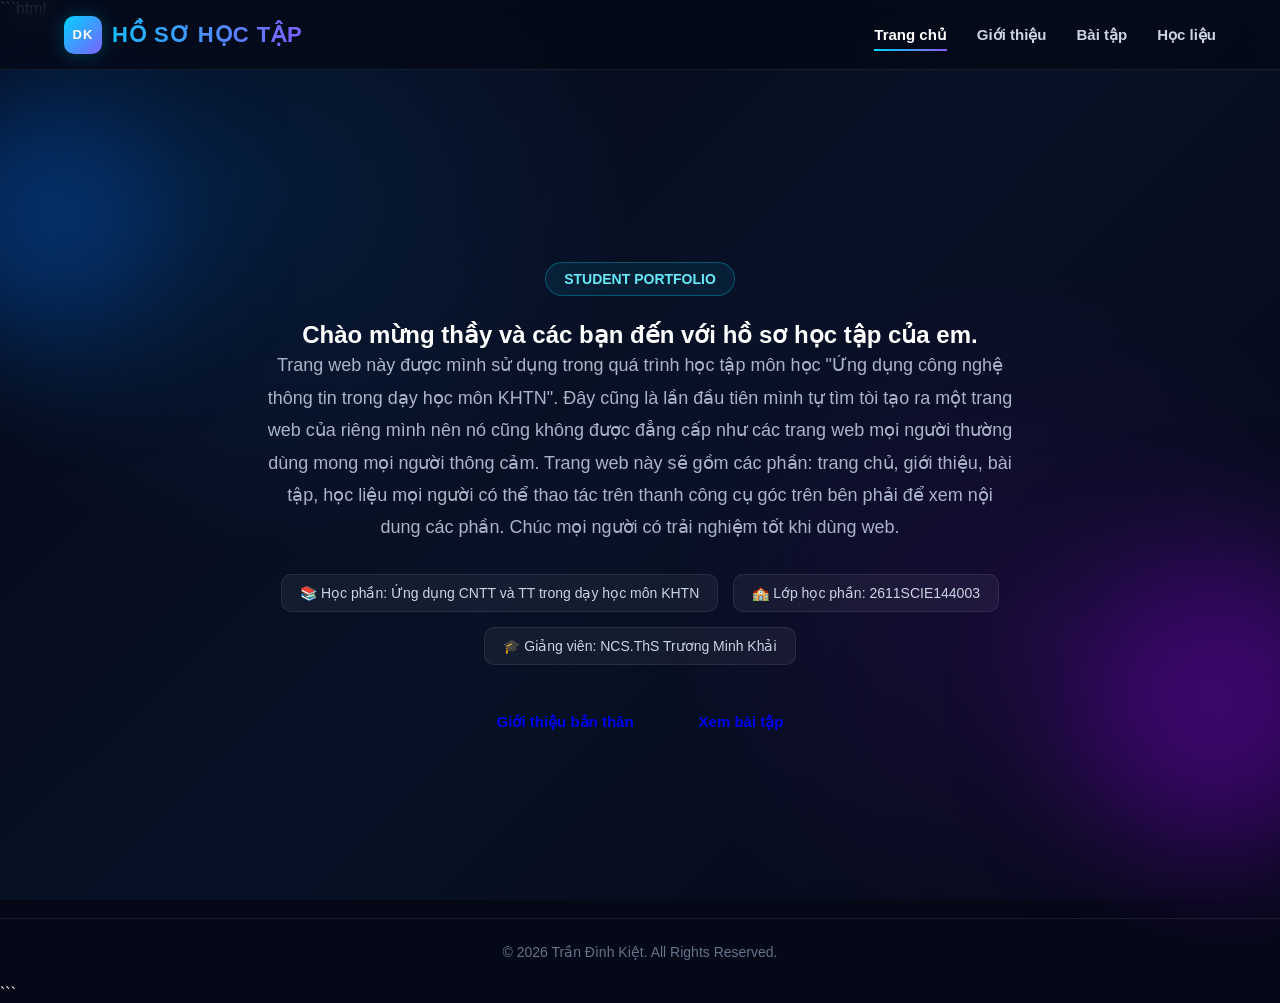
<file: index.html>
```html
<!DOCTYPE html>
<html lang="vi">
<head>
    <meta charset="UTF-8">
    <meta name="viewport" content="width=device-width, initial-scale=1.0">
    <meta name="description" content="Portfolio cá nhân">
    <title>Portfolio | Trang chủ</title>
    <link rel="stylesheet" href="styles.css">
</head>

<body>

<canvas id="particles"></canvas>
<div class="background"></div>
<div class="orb one"></div>
<div class="orb two"></div>

<header class="navbar">
    <div class="nav-container">

        <a href="index.html" class="logo">
            <span>HỒ SƠ HỌC TẬP</span>
        </a>

        <nav>
            <ul class="nav-menu">
                <li><a href="index.html" class="active">Trang chủ</a></li>
                <li><a href="about.html">Giới thiệu</a></li>
                <li><a href="exercises.html">Bài tập</a></li>
                <li><a href="hoclieu.html">Học liệu</a></li> 
            </ul>
        </nav>

    </div>
</header>

<main>

<section class="home">

    <div class="hero">

        <div class="badge">
            STUDENT PORTFOLIO
        </div>

        <h2>
            Chào mừng thầy và các bạn đến với hồ sơ học tập của em. 
        </h2>

        <p class="hero-description">
           Trang web này được mình sử dụng trong quá trình học tập môn học "Ứng dụng công nghệ thông tin trong dạy học môn KHTN". Đây cũng là lần đầu tiên mình tự tìm tòi tạo ra một trang web của 
            riêng mình nên nó cũng không được đẳng cấp như các trang web mọi người thường dùng mong mọi người thông cảm. Trang web này sẽ gồm các phần: trang chủ, giới thiệu, bài tập, học liệu mọi người 
            có thể thao tác trên thanh công cụ góc trên bên phải để xem nội dung các phần. Chúc mọi người có trải nghiệm tốt khi dùng web.
        </p>

        <div class="info">

            <span>📚 Học phần: Ứng dụng CNTT và TT trong dạy học môn KHTN</span>
            <span>🏫 Lớp học phần: 2611SCIE144003</span>
            <span>🎓 Giảng viên: NCS.ThS Trương Minh Khải</span>
            
            

        </div>

        <div class="buttons">

            <a href="about.html" class="btn primary">
                Giới thiệu bản thân
            </a>

            <a href="exercises.html" class="btn secondary">
                Xem bài tập
            </a>

        </div>

    </div>

</section>

</main>

<footer>
    © 2026 Trần Đình Kiệt. All Rights Reserved.
</footer>

<script src="script.js"></script>

</body>
</html>
```
</file>
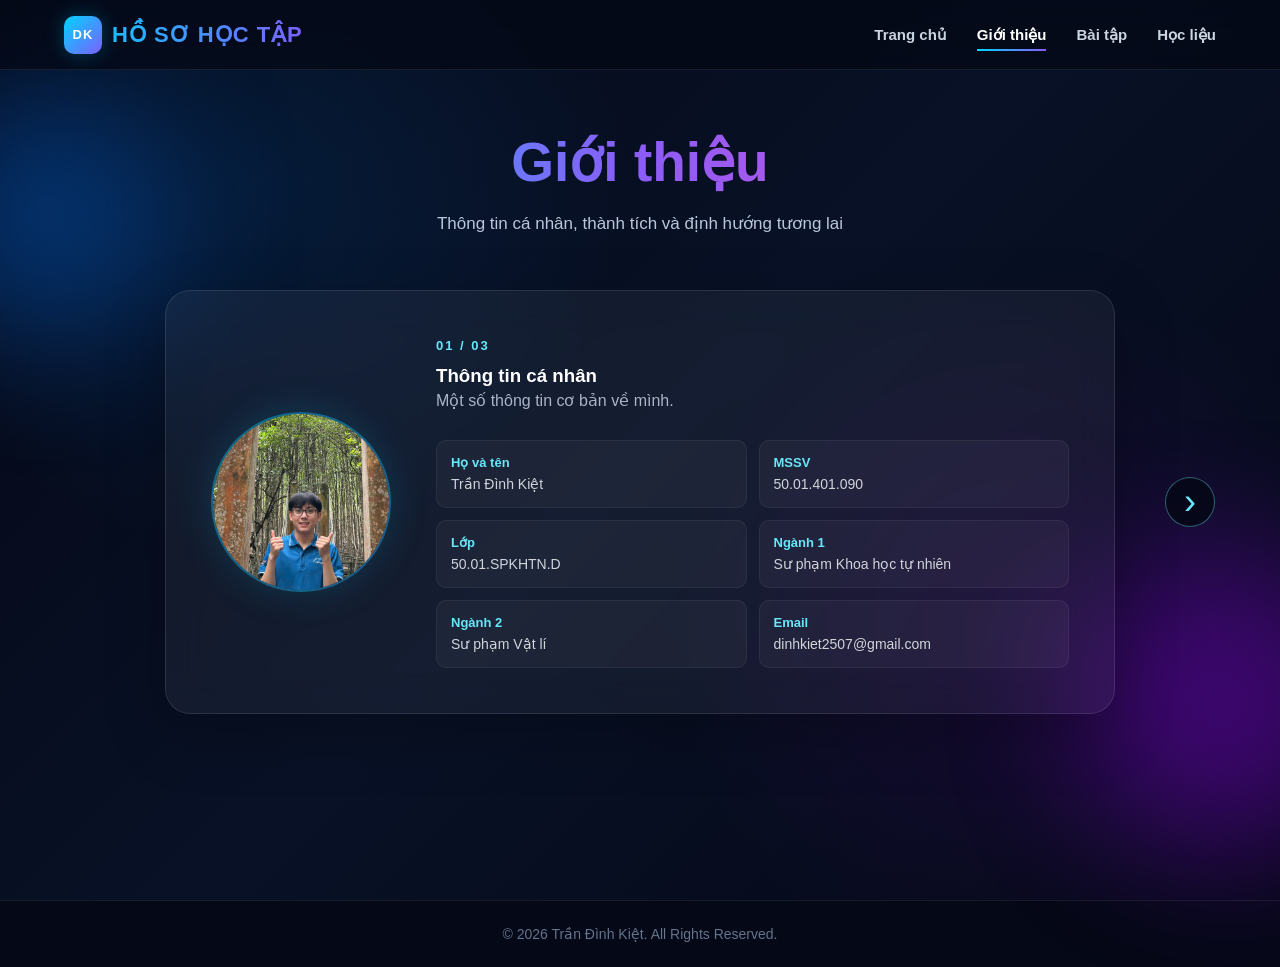
<file: about.html>
<!DOCTYPE html>
<html lang="vi">
<head>
    <meta charset="UTF-8">
    <meta name="viewport" content="width=device-width, initial-scale=1.0">
    <meta name="description" content="Giới thiệu bản thân">
    <title>Portfolio | Giới thiệu</title>
    <link rel="stylesheet" href="styles.css">
</head>

<body>

<canvas id="particles"></canvas>
<div class="background"></div>
<div class="orb one"></div>
<div class="orb two"></div>

<header class="navbar">
    <div class="nav-container">

        <!-- LOGO - BẤM VÀO SẼ VỀ TRANG CHỦ -->
        <a href="index.html" class="logo">
            <span>HỒ SƠ HỌC TẬP</span>
        </a>

        <nav>
            <ul class="nav-menu">
                <li><a href="index.html">Trang chủ</a></li>
                <li><a href="about.html" class="active">Giới thiệu</a></li>
                <li><a href="exercises.html">Bài tập</a></li>
<li><a href="hoclieu.html">Học liệu</a></li>            </ul>
        </nav>

    </div>
</header>


<main>

<section class="page-section">

    <div class="container">

        <!-- TIÊU ĐỀ -->
        <div class="section-title">
            <h1>Giới thiệu</h1>

            <p>
                Thông tin cá nhân, thành tích và định hướng tương lai
            </p>
            
        </div>


        <!-- =========================
             KHUNG 3 THẺ
        ========================== -->

        <div class="about-slider">


            <!-- NÚT <
            Thẻ đầu tiên sẽ tự động ẩn nút này -->
           <button
    class="slider-btn slider-prev"
    id="prevAbout"
    type="button"
    aria-label="Thẻ trước">
    ‹
</button>

            <!-- =========================
                 THẺ 1
                 THÔNG TIN CÁ NHÂN
            ========================== -->

            <div class="about-slide active">

                <div class="about-card">

                    <!-- ẢNH / AVATAR -->

                   <div class="avatar">
    <img src="avatar.jpg" alt="Ảnh đại diện">
</div>

                    <!-- NỘI DUNG -->

                    <div class="about-content">

                        <div class="slide-number">
                            01 / 03
                        </div>

                        <h3>
                            Thông tin cá nhân
                        </h3>
                        <p>
                            Một số thông tin cơ bản về mình.
                        </p>
                        <div class="personal-info">

                            <div class="personal-item">
                                <strong>Họ và tên</strong>
                                <span>Trần Đình Kiệt</span>
                            </div>

                            <div class="personal-item">
                                <strong>MSSV</strong>
                                <span>50.01.401.090</span>
                            </div>

                            <div class="personal-item">
                                <strong>Lớp</strong>
                                <span>50.01.SPKHTN.D</span>
                            </div>

                            <div class="personal-item">
                                <strong>Ngành 1</strong>
                                <span>Sư phạm Khoa học tự nhiên</span>
                            </div>

                            <div class="personal-item">
                                <strong>Ngành 2</strong>
                                <span>Sư phạm Vật lí</span>
                            </div>

                            <div class="personal-item">
                                <strong>Email</strong>
                                <span>dinhkiet2507@gmail.com</span>
                            </div>

                        </div>

                    </div>

                </div>

            </div>


            <!-- =========================
                 THẺ 2
                 THÀNH TÍCH
            ========================== -->

            <div class="about-slide">

                <div class="about-card">

                    <!-- ICON -->

                    <div>
                        <div class="achievement-icon">
                            🏆
                        </div>
                    </div>


                    <!-- NỘI DUNG -->

                    <div class="about-content">

                        <div class="slide-number">
                            02 / 03
                        </div>

                        <h3>
                            Thành tích
                        </h3>

                        <p>
                            Một số thành tích, hoạt động và
                            kết quả nổi bật trong quá trình
                            học tập.
                        </p>


                        <div class="achievement-list">


                            <div class="achievement-item">

                                <div class="achievement-year">
                                    2025
                                </div>

                                <div>

                                    <h3>
                                        SPhO XXVII
                                    </h3>

                                    <p>
                                        Giải nhì Olympic Vật lí sinh viên toàn quốc lần thứ 27 (Nhất thực nghiệm, nhì bài tập, nhì trắc nghiệm)
                                    </p>

                                </div>

                            </div>


                            <div class="achievement-item">

                                <div class="achievement-year">
                                    2025
                                </div>

                                <div>

                                    <h3>
                                        Hoạt động đoàn, hội
                                    </h3>

                                    <p>
                                        Đạt danh hiệu sinh viên 5 tốt cấp liên chi hội
                                    </p>

                                </div>

                            </div>


                            <div class="achievement-item">

                                <div class="achievement-year">
                                    2026-...
                                </div>

                                <div>

                                    <h3>
                                        Chứng chỉ
                                    </h3>

                                    <p>
                                        Hiện đang bổ sung
                                    </p>

                                </div>

                            </div>


                        </div>

                    </div>

                </div>

            </div>


            <!-- =========================
                 THẺ 3
                 ĐỊNH HƯỚNG TƯƠNG LAI
            ========================== -->

            <div class="about-slide">

                <div class="about-card">

                    <!-- ICON -->

                    <div>
                        <div class="future-icon">
                            🚀
                        </div>
                    </div>


                    <!-- NỘI DUNG -->

                    <div class="about-content">

                        <div class="slide-number">
                            03 / 03
                        </div>

                        <h3>
                            Định hướng tương lai
                        </h3>

                        <p>
                            Những mục tiêu mà mình muốn
                            hướng tới trong học tập và
                            nghề nghiệp trong tương lai.
                        </p>


                        <div class="future-list">


                            <div class="future-item">

                                <span>
                                    01
                                </span>

                                <div>

                                    <h3>
                                        Phát triển chuyên môn
                                    </h3>

                                    <p>
                                        Tiếp tục học tập và nâng cao
                                        kiến thức chuyên ngành.
                                    </p>

                                </div>

                            </div>


                            <div class="future-item">

                                <span>
                                    02
                                </span>

                                <div>

                                    <h3>
                                        Nâng cao kỹ năng
                                    </h3>

                                    <p>
                                        Phát triển kỹ năng công nghệ,
                                        tư duy sáng tạo và khả năng
                                        giải quyết vấn đề.
                                    </p>

                                </div>

                            </div>


                            <div class="future-item">

                                <span>
                                    03
                                </span>

                                <div>

                                    <h3>
                                        Mục tiêu nghề nghiệp
                                    </h3>

                                    <p>
                                        Hướng tới một công việc
                                        phù hợp với sở thích,
                                        năng lực và chuyên môn.
                                    </p>

                                </div>

                            </div>


                        </div>

                    </div>

                </div>

            </div>


            <!-- NÚT >
            Thẻ cuối sẽ tự động ẩn nút này -->

           <button
    class="slider-btn slider-next"
    id="nextAbout"
    type="button"
    aria-label="Thẻ tiếp theo">
    ›
</button>

        </div>

    </div>

</section>

</main>


<footer>
    © 2026 Trần Đình Kiệt. All Rights Reserved.
</footer>


<script src="script.js"></script>

</body>
</html>
</file>
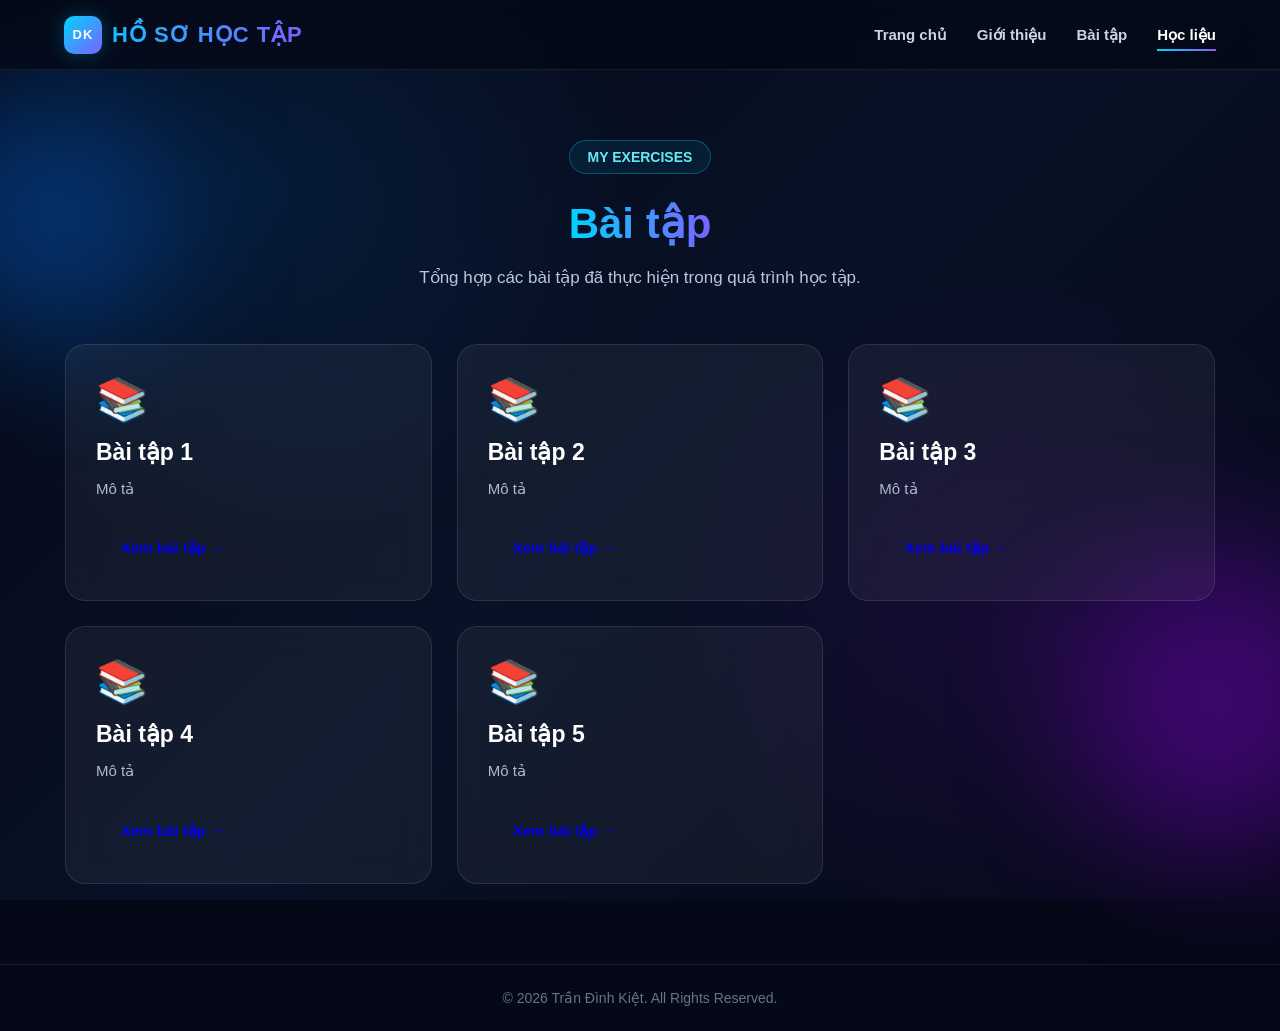
<file: exercises.html>
<!DOCTYPE html>
<html lang="vi">

<head>
    <meta charset="UTF-8">
    <meta name="viewport" content="width=device-width, initial-scale=1.0">

    <meta name="description" content="Bài tập - Hồ sơ học tập">
    <title>Bài tập | Hồ sơ học tập</title>

    <link rel="stylesheet" href="styles.css">

    <style>
        /* =================================
           BÀI TẬP
        ================================= */

        .learning-section {
            min-height: 100vh;
            padding: 140px 20px 80px;
        }

        .learning-header {
            text-align: center;
            max-width: 850px;
            margin: 0 auto 50px;
        }

        .learning-header h1 {
            font-size: 42px;
            margin-bottom: 15px;
        }

        .learning-header p {
            color: #b8c7dc;
            font-size: 17px;
            line-height: 1.8;
        }

        .learning-grid {
            max-width: 1150px;
            margin: 0 auto;

            display: grid;
            grid-template-columns: repeat(3, 1fr);
            gap: 25px;
        }

        .learning-card {
            position: relative;

            padding: 30px;
            min-height: 240px;

            border-radius: 20px;

            background: rgba(255, 255, 255, 0.05);
            border: 1px solid rgba(255, 255, 255, 0.10);

            backdrop-filter: blur(15px);

            transition:
                transform 0.3s ease,
                border-color 0.3s ease,
                box-shadow 0.3s ease;

            display: flex;
            flex-direction: column;
            justify-content: space-between;
        }

        .learning-card:hover {
            transform: translateY(-8px);

            border-color: rgba(80, 180, 255, 0.5);

            box-shadow:
                0 15px 40px rgba(0, 0, 0, 0.3),
                0 0 25px rgba(50, 150, 255, 0.12);
        }

        .learning-icon {
            font-size: 42px;
            margin-bottom: 15px;
        }

        .learning-card h2 {
            font-size: 23px;
            margin-bottom: 10px;
        }

        .learning-card p {
            color: #aebdd2;
            line-height: 1.7;
            font-size: 15px;
            margin-bottom: 25px;
        }

        .learning-btn {
            display: inline-flex;
            align-items: center;
            justify-content: center;

            width: fit-content;

            padding: 10px 18px;

            border-radius: 10px;

            text-decoration: none;

            color: white;

            background: rgba(70, 150, 255, 0.15);

            border: 1px solid rgba(100, 180, 255, 0.3);

            transition: 0.3s ease;
        }

        .learning-btn:hover {
            background: rgba(70, 150, 255, 0.3);
            transform: translateX(4px);
        }


        /* =================================
           RESPONSIVE
        ================================= */

        @media (max-width: 900px) {

            .learning-grid {
                grid-template-columns: repeat(2, 1fr);
            }

            .learning-header h1 {
                font-size: 36px;
            }
        }


        @media (max-width: 600px) {

            .learning-section {
                padding-top: 120px;
            }

            .learning-grid {
                grid-template-columns: 1fr;
            }

            .learning-header h1 {
                font-size: 30px;
            }

            .learning-header p {
                font-size: 15px;
            }
        }
    </style>
</head>


<body>

    <!-- =================================
         PARTICLE BACKGROUND
    ================================= -->

    <canvas id="particles"></canvas>

    <div class="background"></div>

    <div class="orb one"></div>
    <div class="orb two"></div>


    <!-- =================================
         NAVBAR
    ================================= -->

    <header class="navbar">

        <div class="nav-container">

            <a href="index.html" class="logo">
                <span>HỒ SƠ HỌC TẬP</span>
            </a>

            <nav>

                <ul class="nav-menu">

                    <li>
                        <a href="index.html">
                            Trang chủ
                        </a>
                    </li>

                    <li>
                        <a href="about.html">
                            Giới thiệu
                        </a>
                    </li>

                    <li>
                        <a href="exercises.html">
                            Bài tập
                        </a>
                    </li>

                    <li>
                        <a href="hoclieu.html" class="active">
                            Học liệu
                        </a>
                    </li>

                </ul>

            </nav>

        </div>

    </header>


    <!-- =================================
         NỘI DUNG BÀI  TẬP
    ================================= -->

    <main>

        <section class="learning-section">

            <div class="learning-header">

                <div class="badge">
                    MY EXERCISES
                </div>

                <h1>
                    <span class="gradient-text">
                        Bài tập
                    </span>
                </h1>

                <p>
                    Tổng hợp các bài tập đã thực hiện trong quá trình học tập.
                </p>

            </div>


            <!-- =================================
                 DANH SÁCH HỌC LIỆU
            ================================= -->

            <div class="learning-grid">


                <!-- HỌC LIỆU 01 -->

                <div class="learning-card">

                    <div>

                        <div class="learning-icon">
                            📚
                        </div>

                        <h2>
                            Bài tập 1
                        </h2>

                        <p>
                            Mô tả
                        </p>

                    </div>

                    <a href="tudanhgia_2.html" class="btn" target="_blank"> Xem bài tập → </a>
                </div>


                <!-- HỌC LIỆU 02 -->

                <div class="learning-card">

                    <div>

                        <div class="learning-icon">
                            📚
                        </div>

                        <h2>
                            Bài tập 2
                        </h2>

                        <p>
                            Mô tả
                        </p>

                    </div>

                    <a href="bai2.html" class="btn" target="_blank"> Xem bài tập → </a>
                </div>


                <!-- HỌC LIỆU 03 -->

                <div class="learning-card">

                    <div>

                        <div class="learning-icon">
                            📚
                        </div>

                        <h2>
                            Bài tập 3
                        </h2>

                        <p>
                            Mô tả
                        </p>

                    </div>

                    <a href="tudanhgia_2.html" class="btn" target="_blank"> Xem bài tập → </a>
                </div>
                <!-- HỌC LIỆU 04 -->

               <div class="learning-card">

                    <div>

                        <div class="learning-icon">
                            📚
                        </div>

                        <h2>
                            Bài tập 4
                        </h2>

                        <p>
                            Mô tả
                        </p>

                    </div>

                    <a href="tudanhgia_2.html" class="btn" target="_blank"> Xem bài tập → </a>
                </div>


                <!-- HỌC LIỆU 05 -->

               <div class="learning-card">

                    <div>

                        <div class="learning-icon">
                            📚
                        </div>

                        <h2>
                            Bài tập 5
                        </h2>

                        <p>
                            Mô tả
                        </p>

                    </div>

                    <a href="tudanhgia_2.html" class="btn" target="_blank"> Xem bài tập → </a>
                </div>

            </div>

        </section>

    </main>


    <!-- =================================
         FOOTER
    ================================= -->

    <footer>
        © 2026 Trần Đình Kiệt. All Rights Reserved.
    </footer>


    <!-- =================================
         JAVASCRIPT
    ================================= -->

    <script src="script.js"></script>

</body>

</html>
</file>
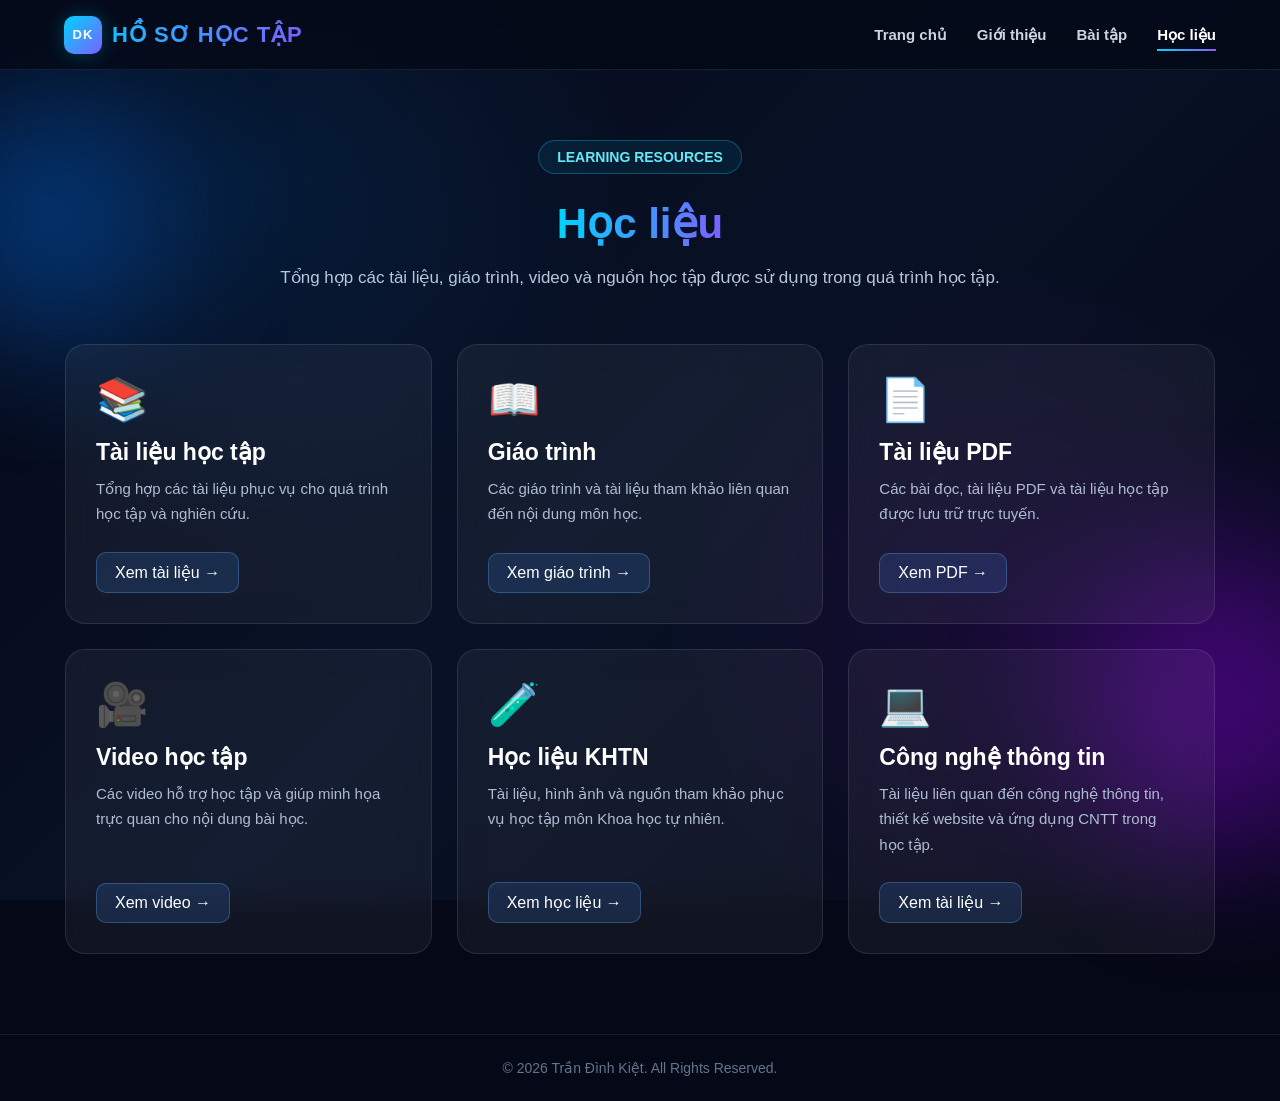
<file: hoclieu.html>
<!DOCTYPE html>
<html lang="vi">

<head>
    <meta charset="UTF-8">
    <meta name="viewport" content="width=device-width, initial-scale=1.0">

    <meta name="description" content="Học liệu - Hồ sơ học tập">
    <title>Học liệu | Hồ sơ học tập</title>

    <link rel="stylesheet" href="styles.css">

    <style>
        /* =================================
           HỌC LIỆU
        ================================= */

        .learning-section {
            min-height: 100vh;
            padding: 140px 20px 80px;
        }

        .learning-header {
            text-align: center;
            max-width: 850px;
            margin: 0 auto 50px;
        }

        .learning-header h1 {
            font-size: 42px;
            margin-bottom: 15px;
        }

        .learning-header p {
            color: #b8c7dc;
            font-size: 17px;
            line-height: 1.8;
        }

        .learning-grid {
            max-width: 1150px;
            margin: 0 auto;

            display: grid;
            grid-template-columns: repeat(3, 1fr);
            gap: 25px;
        }

        .learning-card {
            position: relative;

            padding: 30px;
            min-height: 240px;

            border-radius: 20px;

            background: rgba(255, 255, 255, 0.05);
            border: 1px solid rgba(255, 255, 255, 0.10);

            backdrop-filter: blur(15px);

            transition:
                transform 0.3s ease,
                border-color 0.3s ease,
                box-shadow 0.3s ease;

            display: flex;
            flex-direction: column;
            justify-content: space-between;
        }

        .learning-card:hover {
            transform: translateY(-8px);

            border-color: rgba(80, 180, 255, 0.5);

            box-shadow:
                0 15px 40px rgba(0, 0, 0, 0.3),
                0 0 25px rgba(50, 150, 255, 0.12);
        }

        .learning-icon {
            font-size: 42px;
            margin-bottom: 15px;
        }

        .learning-card h2 {
            font-size: 23px;
            margin-bottom: 10px;
        }

        .learning-card p {
            color: #aebdd2;
            line-height: 1.7;
            font-size: 15px;
            margin-bottom: 25px;
        }

        .learning-btn {
            display: inline-flex;
            align-items: center;
            justify-content: center;

            width: fit-content;

            padding: 10px 18px;

            border-radius: 10px;

            text-decoration: none;

            color: white;

            background: rgba(70, 150, 255, 0.15);

            border: 1px solid rgba(100, 180, 255, 0.3);

            transition: 0.3s ease;
        }

        .learning-btn:hover {
            background: rgba(70, 150, 255, 0.3);
            transform: translateX(4px);
        }


        /* =================================
           RESPONSIVE
        ================================= */

        @media (max-width: 900px) {

            .learning-grid {
                grid-template-columns: repeat(2, 1fr);
            }

            .learning-header h1 {
                font-size: 36px;
            }
        }


        @media (max-width: 600px) {

            .learning-section {
                padding-top: 120px;
            }

            .learning-grid {
                grid-template-columns: 1fr;
            }

            .learning-header h1 {
                font-size: 30px;
            }

            .learning-header p {
                font-size: 15px;
            }
        }
    </style>
</head>


<body>

    <!-- =================================
         PARTICLE BACKGROUND
    ================================= -->

    <canvas id="particles"></canvas>

    <div class="background"></div>

    <div class="orb one"></div>
    <div class="orb two"></div>


    <!-- =================================
         NAVBAR
    ================================= -->

    <header class="navbar">

        <div class="nav-container">

            <a href="index.html" class="logo">
                <span>HỒ SƠ HỌC TẬP</span>
            </a>

            <nav>

                <ul class="nav-menu">

                    <li>
                        <a href="index.html">
                            Trang chủ
                        </a>
                    </li>

                    <li>
                        <a href="about.html">
                            Giới thiệu
                        </a>
                    </li>

                    <li>
                        <a href="exercises.html">
                            Bài tập
                        </a>
                    </li>

                    <li>
                        <a href="hoclieu.html" class="active">
                            Học liệu
                        </a>
                    </li>

                </ul>

            </nav>

        </div>

    </header>


    <!-- =================================
         NỘI DUNG HỌC LIỆU
    ================================= -->

    <main>

        <section class="learning-section">

            <div class="learning-header">

                <div class="badge">
                    LEARNING RESOURCES
                </div>

                <h1>
                    <span class="gradient-text">
                        Học liệu
                    </span>
                </h1>

                <p>
                    Tổng hợp các tài liệu, giáo trình, video và
                    nguồn học tập được sử dụng trong quá trình học tập.
                </p>

            </div>


            <!-- =================================
                 DANH SÁCH HỌC LIỆU
            ================================= -->

            <div class="learning-grid">


                <!-- HỌC LIỆU 01 -->

                <div class="learning-card">

                    <div>

                        <div class="learning-icon">
                            📚
                        </div>

                        <h2>
                            Tài liệu học tập
                        </h2>

                        <p>
                            Tổng hợp các tài liệu phục vụ cho
                            quá trình học tập và nghiên cứu.
                        </p>

                    </div>

                    <a href="#" class="learning-btn">
                        Xem tài liệu →
                    </a>

                </div>


                <!-- HỌC LIỆU 02 -->

                <div class="learning-card">

                    <div>

                        <div class="learning-icon">
                            📖
                        </div>

                        <h2>
                            Giáo trình
                        </h2>

                        <p>
                            Các giáo trình và tài liệu tham khảo
                            liên quan đến nội dung môn học.
                        </p>

                    </div>

                    <a href="#" class="learning-btn">
                        Xem giáo trình →
                    </a>

                </div>


                <!-- HỌC LIỆU 03 -->

                <div class="learning-card">

                    <div>

                        <div class="learning-icon">
                            📄
                        </div>

                        <h2>
                            Tài liệu PDF
                        </h2>

                        <p>
                            Các bài đọc, tài liệu PDF và tài liệu
                            học tập được lưu trữ trực tuyến.
                        </p>

                    </div>

                    <a href="#" class="learning-btn">
                        Xem PDF →
                    </a>

                </div>


                <!-- HỌC LIỆU 04 -->

                <div class="learning-card">

                    <div>

                        <div class="learning-icon">
                            🎥
                        </div>

                        <h2>
                            Video học tập
                        </h2>

                        <p>
                            Các video hỗ trợ học tập và giúp
                            minh họa trực quan cho nội dung bài học.
                        </p>

                    </div>

                    <a href="#" class="learning-btn">
                        Xem video →
                    </a>

                </div>


                <!-- HỌC LIỆU 05 -->

                <div class="learning-card">

                    <div>

                        <div class="learning-icon">
                            🧪
                        </div>

                        <h2>
                            Học liệu KHTN
                        </h2>

                        <p>
                            Tài liệu, hình ảnh và nguồn tham khảo
                            phục vụ học tập môn Khoa học tự nhiên.
                        </p>

                    </div>

                    <a href="#" class="learning-btn">
                        Xem học liệu →
                    </a>

                </div>


                <!-- HỌC LIỆU 06 -->

                <div class="learning-card">

                    <div>

                        <div class="learning-icon">
                            💻
                        </div>

                        <h2>
                            Công nghệ thông tin
                        </h2>

                        <p>
                            Tài liệu liên quan đến công nghệ thông tin,
                            thiết kế website và ứng dụng CNTT trong học tập.
                        </p>

                    </div>

                    <a href="#" class="learning-btn">
                        Xem tài liệu →
                    </a>

                </div>


            </div>

        </section>

    </main>


    <!-- =================================
         FOOTER
    ================================= -->

    <footer>
        © 2026 Trần Đình Kiệt. All Rights Reserved.
    </footer>


    <!-- =================================
         JAVASCRIPT
    ================================= -->

    <script src="script.js"></script>

</body>

</html>
</file>
<file: styles.css>
/* ================================ 
   RESET 
================================ */ 
* { 
    margin: 0; 
    padding: 0; 
    box-sizing: border-box; 
} 
 
html { 
    scroll-behavior: smooth; 
} 
 
body { 
    font-family: "Segoe UI", Arial, sans-serif; 
    background: #050816; 
    color: #ffffff; 
    min-height: 100vh; 
    overflow-x: hidden; 
} 
 
/* ================================ 
   PARTICLE CANVAS 
================================ */ 
#particles { 
    position: fixed; 
    inset: 0; 
    width: 100%; 
    height: 100%; 
    z-index: -3; 
    pointer-events: none; 
} 
 
/* ================================ 
   BACKGROUND 
================================ */ 
.background { 
    position: fixed; 
    inset: 0; 
    z-index: -2; 
    pointer-events: none; 
 
    background: 
        radial-gradient( 
            circle at 20% 20%, 
            rgba(0, 140, 255, 0.12), 
            transparent 30% 
        ), 
        radial-gradient( 
            circle at 80% 70%, 
            rgba(170, 0, 255, 0.10), 
            transparent 30% 
        ), 
        linear-gradient( 
            135deg, 
            #050816, 
            #081126, 
            #050816 
        ); 
} 
 
/* ================================ 
   FLOATING ORBS 
================================ */ 
.orb { 
    position: fixed; 
    border-radius: 50%; 
    filter: blur(70px); 
    pointer-events: none; 
    z-index: -1; 
    opacity: 0.35; 
} 
 
.orb.one { 
    width: 250px; 
    height: 250px; 
    background: #0077ff; 
    top: 10%; 
    left: -80px; 
    animation: float1 8s ease-in-out infinite; 
} 
 
.orb.two { 
    width: 300px; 
    height: 300px; 
    background: #9b00ff; 
    bottom: 5%; 
    right: -100px; 
    animation: float2 10s ease-in-out infinite; 
} 
 
/* ================================ 
   NAVBAR 
================================ */ 
.navbar { 
    position: fixed; 
    top: 0; 
    left: 0; 
    width: 100%; 
    height: 70px; 
 
    background: rgba(5, 8, 22, 0.75); 
    backdrop-filter: blur(15px); 
    -webkit-backdrop-filter: blur(15px); 
 
    border-bottom: 1px solid rgba(255, 255, 255, 0.08); 
 
    z-index: 1000; 
} 
 
.nav-container { 
    width: 90%; 
    max-width: 1200px; 
    height: 100%; 
    margin: auto; 
 
    display: flex; 
    align-items: center; 
    justify-content: space-between; 
} 
 
.logo { 
    position: relative; 
 
    display: inline-flex; 
    align-items: center; 
    gap: 10px; 
 
    color: #ffffff; 
    text-decoration: none; 
 
    font-size: 22px; 
    font-weight: 800; 
    letter-spacing: 1px; 
 
    background: linear-gradient( 
        90deg, 
        #00d4ff, 
        #7b61ff, 
        #ff4ecd 
    ); 
 
    background-size: 200% auto; 
 
    -webkit-background-clip: text; 
    -webkit-text-fill-color: transparent; 
 
    transition: 
        transform 0.3s ease, 
        background-position 0.5s ease; 
} 
 
.logo::before { 
    content: "DK"; 
 
    display: flex; 
    align-items: center; 
    justify-content: center; 
 
    width: 38px; 
    height: 38px; 
 
    border-radius: 10px; 
 
    color: #ffffff; 
 
    font-size: 13px; 
    font-weight: 800; 
 
    background: linear-gradient( 
        135deg, 
        #00d4ff, 
        #7b61ff 
    ); 
 
    -webkit-text-fill-color: #ffffff; 
 
    box-shadow: 
        0 0 20px rgba(0, 212, 255, 0.25); 
 
    transition: 
        transform 0.3s ease, 
        box-shadow 0.3s ease; 
} 
 
.logo:hover { 
    transform: translateY(-2px); 
 
    background-position: 100% center; 
} 
 
.logo:hover::before { 
    transform: rotate(-5deg) scale(1.05); 
 
    box-shadow: 
        0 0 30px rgba(0, 212, 255, 0.45); 
} 
.nav-menu { 
    list-style: none; 
    display: flex; 
    gap: 30px; 
} 
 
.nav-menu a { 
    position: relative; 
 
    color: #cbd5e1; 
    text-decoration: none; 
 
    font-size: 15px; 
    font-weight: 600; 
 
    padding: 25px 0; 
 
    transition: color 0.3s ease; 
} 
 
.nav-menu a:hover { 
    color: #ffffff; 
} 
 
/* Thanh dưới menu */ 
.nav-menu a::after { 
    content: ""; 
 
    position: absolute; 
    left: 0; 
    bottom: 17px; 
 
    width: 0; 
    height: 2px; 
 
    background: linear-gradient( 
        90deg, 
        #00d4ff, 
        #8b5cf6 
    ); 
 
    transition: width 0.3s ease; 
} 
 
.nav-menu a:hover::after, 
.nav-menu a.active::after { 
    width: 100%; 
} 
 
.nav-menu a.active { 
    color: #ffffff; 
} 
 
/* ================================ 
   MAIN CONTAINER 
================================ */ 
.container { 
    width: 90%; 
    max-width: 1200px; 
    margin: auto; 
} 
 
/* ================================ 
   HOME 
================================ */ 
.home { 
    min-height: 100vh; 
 
    display: flex; 
    align-items: center; 
    justify-content: center; 
 
    padding-top: 70px; 
} 
 
.hero { 
    width: 100%; 
    max-width: 1000px; 
    text-align: center; 
 
    animation: appear 1s ease forwards; 
} 
 
/* ================================ 
   BADGE 
================================ */ 
.badge { 
    display: inline-block; 
 
    padding: 8px 18px; 
    margin-bottom: 25px; 
 
    border: 1px solid rgba(0, 212, 255, 0.3); 
    border-radius: 50px; 
 
    background: rgba(0, 212, 255, 0.08); 
 
    color: #67e8f9; 
 
    font-size: 14px; 
    font-weight: 600; 
 
    backdrop-filter: blur(10px); 
} 
 
/* ================================ 
   HERO TITLE 
================================ */ 
.hero h1 { 
    font-size: clamp(45px, 8vw, 90px); 
    line-height: 1.05; 
    margin-bottom: 25px; 
 
    font-weight: 800; 
    letter-spacing: -2px; 
} 
 
.gradient-text { 
    background: linear-gradient( 
        90deg, 
        #00d4ff, 
        #7b61ff, 
        #ff4ecd, 
        #00d4ff 
    ); 
 
    background-size: 300% 100%; 
 
    -webkit-background-clip: text; 
    -webkit-text-fill-color: transparent; 
 
    animation: gradientText 6s ease infinite; 
} 
 
/* ================================ 
   DESCRIPTION 
================================ */ 
.hero-description { 
    max-width: 750px; 
    margin: 0 auto 30px; 
 
    color: #aab4c8; 
 
    font-size: 18px; 
    line-height: 1.8; 
} 
 
/* ================================ 
   INFORMATION 
================================ */ 
.info { 
    display: flex; 
    flex-wrap: wrap; 
 
    justify-content: center; 
    gap: 15px; 
 
    margin-bottom: 35px; 
} 
 
.info span { 
    padding: 10px 18px; 
 
    border-radius: 10px; 
 
    background: rgba(255, 255, 255, 0.05); 
    border: 1px solid rgba(255, 255, 255, 0.08); 
 
    color: #cbd5e1; 
 
    font-size: 14px; 
 
    backdrop-filter: blur(10px); 
} 
 
/* ================================ 
   BUTTONS 
================================ */ 
.buttons { 
    display: flex; 
    justify-content: center; 
    flex-wrap: wrap; 
 
    gap: 15px; 
} 
 
.btn { 
    display: inline-block; 
 
    padding: 13px 25px; 
 
    border-radius: 10px; 
 
    text-decoration: none; 
 
    font-size: 15px; 
    font-weight: 700; 
 
    transition: 
        transform 0.3s ease, 
        box-shadow 0.3s ease, 
        background 0.3s ease; 
} 
 
.btn-primary { 
    color: #ffffff; 
 
    background: linear-gradient( 
        135deg, 
        #00aaff, 
        #7b61ff 
    ); 
 
    box-shadow: 
        0 10px 30px rgba(0, 170, 255, 0.2); 
} 
 
.btn-secondary { 
    color: #ffffff; 
 
    background: rgba(255, 255, 255, 0.06); 
 
    border: 1px solid rgba(255, 255, 255, 0.12); 
} 
 
.btn:hover { 
    transform: translateY(-3px); 
} 
 
.btn-primary:hover { 
    box-shadow: 
        0 15px 40px rgba(0, 170, 255, 0.35); 
} 
 
.btn-secondary:hover { 
    background: rgba(255, 255, 255, 0.1); 
} 
 
/* ================================ 
   GENERAL PAGE 
================================ */ 
.page-section { 
    min-height: 100vh; 
 
    padding-top: 130px; 
    padding-bottom: 80px; 
} 
 
/* ================================ 
   SECTION TITLE 
================================ */ 
.section-title { 
    text-align: center; 
 
    margin-bottom: 50px; 
} 
 
.section-title h1 { 
    font-size: clamp(35px, 5vw, 55px); 
 
    margin-bottom: 15px; 
 
    background: linear-gradient( 
        90deg, 
        #00d4ff, 
        #8b5cf6, 
        #ff4ecd 
    ); 
 
    -webkit-background-clip: text; 
    -webkit-text-fill-color: transparent; 
} 
 
.section-title p { 
    color: #94a3b8; 
    font-size: 16px; 
} 
 
/* ================================ 
   ABOUT CARD 
================================ */ 
.about-card { 
    max-width: 950px; 
    margin: auto; 
 
    display: flex; 
    align-items: center; 
    gap: 45px; 
 
    padding: 45px; 
 
    border-radius: 25px; 
 
    background: rgba(255, 255, 255, 0.05); 
 
    border: 1px solid rgba(255, 255, 255, 0.1); 
 
    backdrop-filter: blur(20px); 
    -webkit-backdrop-filter: blur(20px); 
 
    box-shadow: 
        0 20px 60px rgba(0, 0, 0, 0.25); 
} 
 
/* ================================ 
   AVATAR 
================================ */ 
.avatar { 
    min-width: 180px; 
    height: 180px; 
 
    display: flex; 
    align-items: center; 
    justify-content: center; 
 
    border-radius: 50%; 
 
    background: 
        linear-gradient( 
            135deg, 
            rgba(0, 212, 255, 0.2), 
            rgba(139, 92, 246, 0.2) 
        ); 
 
    border: 2px solid rgba(0, 212, 255, 0.3); 
 
    font-size: 80px; 
 
    box-shadow: 
        0 0 40px rgba(0, 212, 255, 0.15); 
} 
.avatar img {
    width: 100%;
    height: 100%;
    object-fit: cover;
    border-radius: 50%;
    display: block;
}
 
/* ================================ 
   ABOUT CONTENT 
================================ */ 
.about-content { 
    flex: 1; 
} 
 
.about-content h2 { 
    font-size: 30px; 
    margin-bottom: 15px; 
} 
 
.about-content > p { 
    color: #aab4c8; 
 
    line-height: 1.8; 
 
    margin-bottom: 25px; 
} 
 
/* ================================ 
   PERSONAL INFORMATION 
================================ */ 
.personal-info { 
    display: grid; 
 
    grid-template-columns: repeat(2, 1fr); 
 
    gap: 12px; 
} 
 
.personal-item { 
    padding: 14px; 
 
    border-radius: 10px; 
 
    background: rgba(255, 255, 255, 0.04); 
 
    border: 1px solid rgba(255, 255, 255, 0.06); 
} 
 
.personal-item strong { 
    display: block; 
 
    color: #67e8f9; 
 
    font-size: 13px; 
 
    margin-bottom: 5px; 
} 
 
.personal-item span { 
    color: #d1d5db; 
    font-size: 14px; 
} 
 
/* ================================ 
   EXERCISES 
================================ */ 
.exercise-grid { 
    display: grid; 
 
    grid-template-columns: 
        repeat(3, minmax(0, 1fr)); 
 
    gap: 25px; 
 
    max-width: 1100px; 
    margin: auto; 
} 
 
.exercise-card { 
    position: relative; 
 
    padding: 30px; 
 
    min-height: 240px; 
 
    border-radius: 20px; 
 
    background: rgba(255, 255, 255, 0.05); 
 
    border: 1px solid rgba(255, 255, 255, 0.1); 
 
    backdrop-filter: blur(15px); 
 
    transition: 
        transform 0.3s ease, 
        border-color 0.3s ease, 
        box-shadow 0.3s ease; 
} 
 
.exercise-card:hover { 
    transform: translateY(-8px); 
 
    border-color: rgba(0, 212, 255, 0.35); 
 
    box-shadow: 
        0 20px 50px rgba(0, 0, 0, 0.25); 
} 
 
.exercise-number { 
    color: #67e8f9; 
 
    font-size: 14px; 
    font-weight: 700; 
 
    margin-bottom: 15px; 
} 
 
.exercise-card h2 { 
    font-size: 22px; 
    margin-bottom: 12px; 
} 
 
.exercise-card p { 
    color: #9ca3af; 
 
    line-height: 1.7; 
 
    margin-bottom: 20px; 
} 
 
.exercise-link { 
    color: #67e8f9; 
 
    text-decoration: none; 
 
    font-weight: 700; 
 
    transition: color 0.3s ease; 
} 
 
.exercise-link:hover { 
    color: #ffffff; 
} 
 
/* ================================ 
   CONTACT 
================================ */ 
.contact-card { 
    max-width: 750px; 
 
    margin: auto; 
 
    padding: 40px; 
 
    border-radius: 25px; 
 
    background: rgba(255, 255, 255, 0.05); 
 
    border: 1px solid rgba(255, 255, 255, 0.1); 
 
    backdrop-filter: blur(20px); 
 
    text-align: center; 
} 
 
.contact-card h2 { 
    font-size: 30px; 
    margin-bottom: 15px; 
} 
 
.contact-card > p { 
    color: #94a3b8; 
 
    line-height: 1.7; 
 
    margin-bottom: 30px; 
} 
 
.contact-list { 
    display: flex; 
    flex-direction: column; 
 
    gap: 15px; 
} 
 
.contact-item { 
    display: flex; 
    align-items: center; 
 
    gap: 15px; 
 
    padding: 17px; 
 
    border-radius: 12px; 
 
    background: rgba(255, 255, 255, 0.04); 
 
    border: 1px solid rgba(255, 255, 255, 0.06); 
 
    color: #d1d5db; 
 
    text-decoration: none; 
 
    transition: 
        background 0.3s ease, 
        transform 0.3s ease; 
} 
 
.contact-item:hover { 
    background: rgba(255, 255, 255, 0.08); 
 
    transform: translateX(5px); 
} 
 
.contact-icon { 
    width: 40px; 
    height: 40px; 
 
    display: flex; 
    align-items: center; 
    justify-content: center; 
 
    border-radius: 10px; 
 
    background: rgba(0, 212, 255, 0.1); 
 
    color: #67e8f9; 
 
    font-size: 20px; 
} 
 
/* ================================ 
   FOOTER 
================================ */ 
footer { 
    text-align: center; 
 
    padding: 25px; 
 
    border-top: 1px solid rgba(255, 255, 255, 0.08); 
 
    color: #64748b; 
 
    font-size: 14px; 
} 
 
/* ================================ 
   ANIMATIONS 
================================ */ 
@keyframes appear { 
    from { 
        opacity: 0; 
        transform: translateY(30px); 
    } 
 
    to { 
        opacity: 1; 
        transform: translateY(0); 
    } 
} 
 
@keyframes gradientText { 
    0% { 
        background-position: 0% 50%; 
    } 
 
    50% { 
        background-position: 100% 50%; 
    } 
 
    100% { 
        background-position: 0% 50%; 
    } 
} 
 
@keyframes float1 { 
    0%, 
    100% { 
        transform: translate(0, 0); 
    } 
 
    50% { 
        transform: translate(80px, 50px); 
    } 
} 
 
@keyframes float2 { 
    0%, 
    100% { 
        transform: translate(0, 0); 
    } 
 
    50% { 
        transform: translate(-60px, -50px); 
    } 
} 
 
/* ================================ 
   RESPONSIVE - TABLET 
================================ */ 
@media (max-width: 850px) { 
 
    .nav-menu { 
        gap: 18px; 
    } 
 
    .nav-menu a { 
        font-size: 14px; 
    } 
 
    .about-card { 
        flex-direction: column; 
 
        text-align: center; 
    } 
 
    .personal-info { 
        text-align: left; 
    } 
 
    .exercise-grid { 
        grid-template-columns: 
            repeat(2, minmax(0, 1fr)); 
    } 
} 
 
/* ================================ 
   RESPONSIVE - MOBILE 
================================ */ 
@media (max-width: 600px) { 
 
    .navbar { 
        height: auto; 
        min-height: 70px; 
    } 
 
    .nav-container { 
        flex-direction: column; 
 
        padding: 15px 0; 
    } 
 
    .logo { 
        margin-bottom: 12px; 
    } 
 
    .nav-menu { 
        width: 100%; 
 
        justify-content: center; 
 
        gap: 15px; 
 
        flex-wrap: wrap; 
    } 
 
    .nav-menu a { 
        padding: 5px 0; 
 
        font-size: 13px; 
    } 
 
    .nav-menu a::after { 
        bottom: -3px; 
    } 
 
    .home { 
        padding-top: 140px; 
    } 
 
    .hero h1 { 
        letter-spacing: -1px; 
    } 
 
    .hero-description { 
        font-size: 16px; 
    } 
 
    .info { 
        flex-direction: column; 
        align-items: center; 
    } 
 
    .about-card { 
        padding: 25px; 
    } 
 
    .avatar { 
        min-width: 140px; 
        width: 140px; 
        height: 140px; 
 
        font-size: 60px; 
    } 
 
    .personal-info { 
        grid-template-columns: 1fr; 
    } 
 
    .exercise-grid { 
        grid-template-columns: 1fr; 
    } 
 
    .contact-card { 
        padding: 25px; 
    } 
 
    .page-section { 
        padding-top: 150px; 
    } 
} 
/* ========================================= 
   ABOUT SLIDER 
   CHỈ HIỂN THỊ 1 THẺ MỖI LẦN 
========================================= */ 
 
.about-slider { 
    position: relative; 
 
    width: 100%; 
    max-width: 1150px; 
 
    margin: 0 auto; 
 
    display: flex; 
    align-items: center; 
    justify-content: center; 
 
    padding: 0 70px; 
 
    box-sizing: border-box; 
} 
 
 
/* ========================================= 
   QUAN TRỌNG: 
   MẶC ĐỊNH ẨN TẤT CẢ THẺ 
========================================= */ 
 
.about-slider .about-slide { 
    display: none !important; 
 
    width: 100%; 
    max-width: 1000px; 
 
    margin: 0 auto; 
} 
 
 
/* ========================================= 
   CHỈ THẺ CÓ "active" ĐƯỢC HIỂN THỊ 
========================================= */ 
 
.about-slider .about-slide.active { 
    display: block !important; 
 
    animation: slideFade 0.4s ease; 
} 
 
 
/* ========================================= 
   SỐ THỨ TỰ 
========================================= */ 
 
.slide-number { 
    display: inline-block; 
 
    margin-bottom: 12px; 
 
    color: #67e8f9; 
 
    font-size: 13px; 
    font-weight: 700; 
 
    letter-spacing: 2px; 
} 
 
 
/* ========================================= 
   NÚT TRÁI / PHẢI 
========================================= */ 
 
.slider-btn { 
    position: absolute; 
 
    top: 50%; 
 
    width: 50px; 
    height: 50px; 
 
    display: flex; 
    align-items: center; 
    justify-content: center; 
 
    padding: 0; 
 
    transform: translateY(-50%); 
 
    border-radius: 50%; 
 
    border: 1px solid rgba(103, 232, 249, 0.4); 
 
    background: rgba(5, 8, 22, 0.85); 
 
    color: #67e8f9; 
 
    font-family: Arial, sans-serif; 
 
    font-size: 36px; 
    font-weight: 300; 
 
    line-height: 1; 
 
    cursor: pointer; 
 
    z-index: 100; 
 
    transition: 
        background 0.3s ease, 
        border-color 0.3s ease, 
        color 0.3s ease, 
        box-shadow 0.3s ease, 
        transform 0.3s ease; 
} 
 
 
/* NÚT TRÁI */ 
 
.slider-prev { 
    left: 0; 
} 
 
 
/* NÚT PHẢI */ 
 
.slider-next { 
    right: 0; 
} 
 
 
/* ========================================= 
   HOVER 
========================================= */ 
 
.slider-btn:hover { 
 
    color: #ffffff; 
 
    background: rgba(0, 212, 255, 0.15); 
 
    border-color: rgba(103, 232, 249, 0.8); 
 
    box-shadow: 
        0 0 25px rgba(0, 212, 255, 0.3); 
 
    transform: 
        translateY(-50%) 
        scale(1.1); 
} 
 
 
/* ========================================= 
   CLICK 
========================================= */ 
 
.slider-btn:active { 
 
    transform: 
        translateY(-50%) 
        scale(0.95); 
} 
 
 
/* ========================================= 
   ICON THÀNH TÍCH / TƯƠNG LAI 
========================================= */ 
 
.achievement-icon, 
.future-icon { 
 
    min-width: 160px; 
    height: 160px; 
 
    display: flex; 
    align-items: center; 
    justify-content: center; 
 
    border-radius: 30px; 
 
    background: 
        linear-gradient( 
            135deg, 
            rgba(0, 212, 255, 0.12), 
            rgba(139, 92, 246, 0.15) 
        ); 
 
    border: 1px solid rgba(0, 212, 255, 0.2); 
 
    font-size: 70px; 
 
    box-shadow: 
        0 0 40px rgba(0, 212, 255, 0.08); 
} 
 
 
/* ========================================= 
   THÀNH TÍCH 
========================================= */ 
 
.achievement-list { 
 
    display: flex; 
 
    flex-direction: column; 
 
    gap: 14px; 
} 
 
.achievement-item { 
 
    display: flex; 
 
    align-items: flex-start; 
 
    gap: 15px; 
 
    padding: 15px; 
 
    border-radius: 12px; 
 
    background: rgba(255, 255, 255, 0.04); 
 
    border: 1px solid rgba(255, 255, 255, 0.06); 
} 
 
.achievement-year { 
 
    min-width: 55px; 
 
    color: #67e8f9; 
 
    font-size: 13px; 
 
    font-weight: 700; 
} 
 
.achievement-item h3 { 
 
    margin-bottom: 5px; 
 
    font-size: 16px; 
} 
 
.achievement-item p { 
 
    margin: 0; 
 
    font-size: 13px; 
} 
 
 
/* ========================================= 
   ĐỊNH HƯỚNG 
========================================= */ 
 
.future-list { 
 
    display: flex; 
 
    flex-direction: column; 
 
    gap: 14px; 
} 
 
.future-item { 
 
    display: flex; 
 
    align-items: flex-start; 
 
    gap: 15px; 
 
    padding: 15px; 
 
    border-radius: 12px; 
 
    background: rgba(255, 255, 255, 0.04); 
 
    border: 1px solid rgba(255, 255, 255, 0.06); 
} 
 
.future-item > span { 
 
    min-width: 35px; 
 
    height: 35px; 
 
    display: flex; 
 
    align-items: center; 
 
    justify-content: center; 
 
    border-radius: 9px; 
 
    background: 
        linear-gradient( 
            135deg, 
            #00aaff, 
            #7b61ff 
        ); 
 
    color: #ffffff; 
 
    font-size: 12px; 
 
    font-weight: 700; 
} 
 
.future-item h3 { 
 
    margin-bottom: 5px; 
 
    font-size: 16px; 
} 
 
.future-item p { 
 
    margin: 0; 
 
    font-size: 13px; 
} 
 
 
/* ========================================= 
   HIỆU ỨNG 
========================================= */ 
 
@keyframes slideFade { 
 
    from { 
 
        opacity: 0; 
 
        transform: 
            translateX(20px); 
    } 
 
    to { 
 
        opacity: 1; 
 
        transform: 
            translateX(0); 
    } 
} 
 
 
/* ========================================= 
   TABLET 
========================================= */ 
 
@media (max-width: 900px) { 
 
    .about-slider { 
 
        padding: 0 60px; 
    } 
 
    .slider-btn { 
 
        width: 45px; 
        height: 45px; 
 
        font-size: 34px; 
    } 
} 
 
 
/* ========================================= 
   MOBILE 
========================================= */ 
 
@media (max-width: 700px) { 
 
    .about-slider { 
 
        padding: 0 48px; 
    } 
 
    .about-card { 
 
        padding: 25px; 
 
        gap: 25px; 
    } 
 
    .achievement-icon, 
    .future-icon { 
 
        min-width: 100px; 
 
        width: 100px; 
        height: 100px; 
 
        font-size: 45px; 
    } 
 
    .slider-btn { 
 
        width: 38px; 
        height: 38px; 
 
        font-size: 30px; 
    } 
 
    .slider-prev { 
 
        left: 0; 
    } 
 
    .slider-next { 
 
        right: 0; 
    } 
}
/* =================================
   EXERCISES - ĐỒNG BỘ CHỮ VỚI HỌC LIỆU
================================= */

/* MY EXERCISES */
.page-section .section-title .small-title {
    color: #b8c7dc !important;
    font-size: 17px !important;
    line-height: 1.8 !important;
    margin-bottom: 10px;
}

/* Bài tập */
.page-section .section-title h2 {
    color: #ffffff !important;
    font-size: 42px !important;
    margin-bottom: 15px !important;
}

/* Mô tả dưới tiêu đề */
.page-section .section-title p {
    color: #b8c7dc !important;
    font-size: 17px !important;
    line-height: 1.8 !important;
}

/* =================================
   CHỮ TRONG CARD
================================= */

.page-section .exercise-card h3 {
    color: #ffffff !important;
    font-size: 23px !important;
    margin-bottom: 10px !important;
}

.page-section .exercise-card p {
    color: #aebdd2 !important;
    font-size: 15px !important;
    line-height: 1.7 !important;
    margin-bottom: 25px !important;
}
</file>
